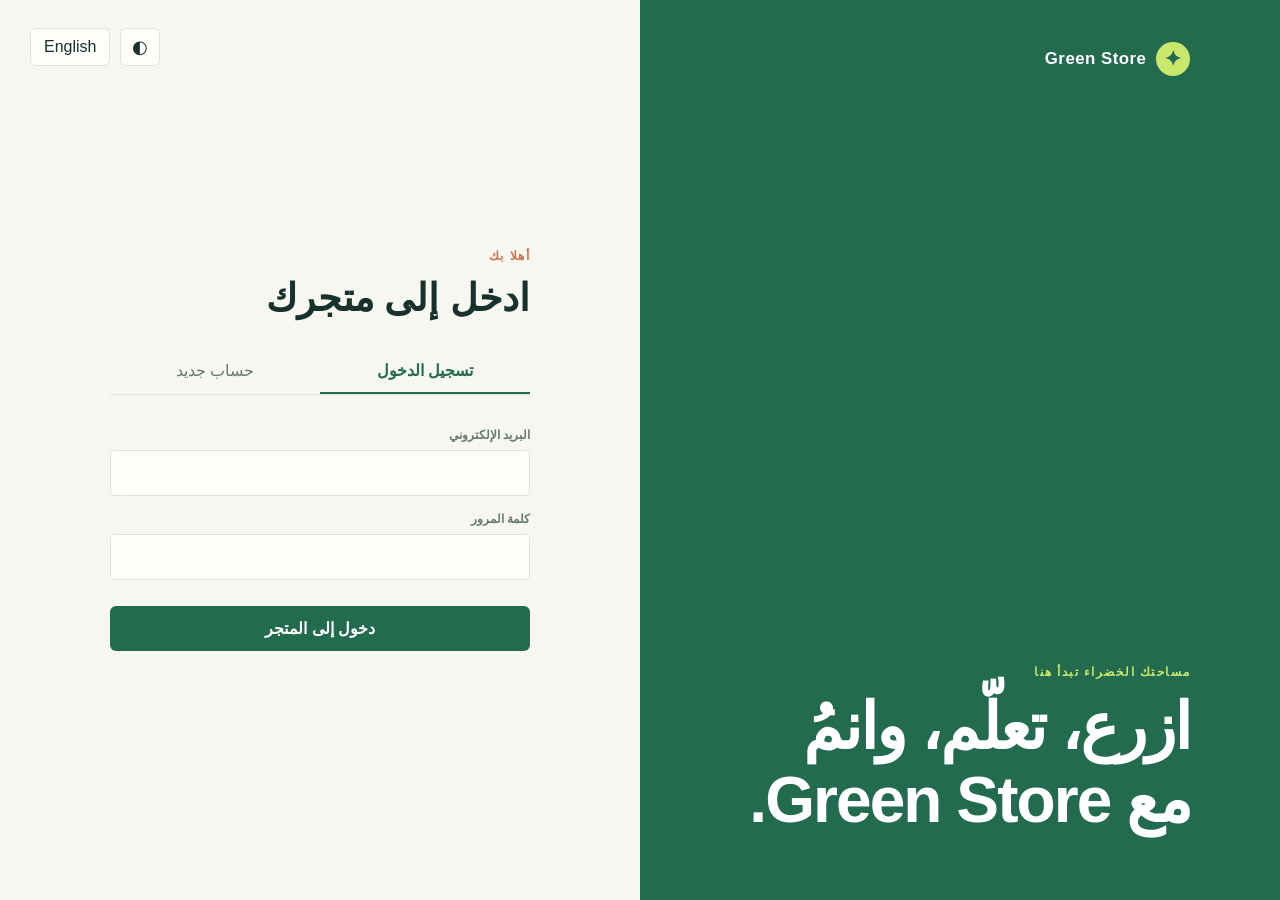
<file: index.html>
<!doctype html>
<html lang="ar" dir="rtl">
  <head>
    <meta charset="utf-8">
    <meta name="viewport" content="width=device-width,initial-scale=1">
    <title>Green Store</title>
    <link rel="stylesheet" href="css/style.css">
  </head>
  <body data-page="root">
    <main class="loading-screen">
      <span class="brand-mark">
        ✦</span>
      <p data-ar="جاري فتح Green Store" data-en="Opening Green Store">
          جاري فتح Green Store</p>
    </main>
    <script src="js/script.js">
      
    </script></body></html>
</file>
<file: css/style.css>
:root{--ink:#18312b;--muted:#687873;--paper:#f6f7f1;--surface:#fffefa;--line:#dce5db;--green:#236b4f;--lime:#c9e86b;--clay:#d76d43;--shadow:0 18px 45px rgba(31,63,49,.09);--radius:10px} :root[data-theme=dark]{--ink:#e9f2e5;--muted:#9eafa4;--paper:#16221d;--surface:#203029;--line:#35493e;--green:#83c59d;--lime:#d3ee76;--clay:#ef956c;--shadow:0 18px 45px rgba(0,0,0,.2)}*{box-sizing:border-box}html{scroll-behavior:smooth}body{margin:0;background:var(--paper);color:var(--ink);font-family:'Cairo','DM Sans',sans-serif;transition:background .25s,color .25s}a{color:inherit;text-decoration:none}button,input,textarea,select{font:inherit}button,a{-webkit-tap-highlight-color:transparent}.section-shell,.nav-shell{width:min(1160px,calc(100% - 48px));margin:auto}.site-header{border-bottom:1px solid var(--line);background:color-mix(in srgb,var(--paper) 88%,transparent);position:sticky;top:0;z-index:10;backdrop-filter:blur(14px)}.nav-shell{min-height:76px;display:flex;align-items:center;justify-content:space-between;gap:20px}.brand{display:flex;align-items:center;gap:10px;font-family:'DM Sans',sans-serif;font-weight:700;font-size:1.05rem;letter-spacing:.03em}.brand-mark{display:grid;place-items:center;width:34px;height:34px;background:var(--lime);color:var(--green);border-radius:50%;font-size:1.3rem}.nav-actions{display:flex;align-items:center;gap:12px}.language-button,.icon-button{border:1px solid var(--line);background:var(--surface);color:var(--ink);min-height:38px;padding:0 13px;cursor:pointer;border-radius:6px}.icon-button{width:40px;padding:0;font-size:1.1rem}.nav-link{color:var(--green);font-size:.85rem;font-weight:700}.logout-button{border:0;background:transparent;color:var(--clay);cursor:pointer;font-weight:700}.user-chip{display:flex;align-items:center;gap:7px;color:var(--muted);font-size:.78rem}.user-chip b{color:var(--green);font-size:.65rem}.avatar{width:28px;height:28px;border-radius:50%;display:grid;place-items:center;background:var(--lime);color:var(--green);font-weight:800}.eyebrow{color:var(--clay);font-size:.75rem;font-weight:800;text-transform:uppercase;letter-spacing:.12em;margin:0 0 12px}h1,h2,h3,p{margin-top:0}h1{max-width:720px;font-size:clamp(2.5rem,5vw,5rem);line-height:1.13;letter-spacing:-.03em;margin-bottom:22px}h2{font-size:clamp(1.7rem,3vw,2.6rem);line-height:1.2;margin:0}.hero-text{max-width:560px;color:var(--muted);line-height:2;font-size:1.03rem;margin-bottom:30px}.primary-button{display:inline-flex;align-items:center;justify-content:center;gap:13px;background:var(--green);color:#fff;border:0;border-radius:6px;padding:13px 20px;font-weight:700;cursor:pointer;transition:transform .2s,background .2s}.primary-button:hover{transform:translateY(-2px);background:var(--clay)}.compact-button{padding:9px 14px;font-size:.8rem}.dashboard-hero{min-height:470px;display:flex;align-items:center;justify-content:space-between;gap:50px}.dashboard-stat{width:220px;height:220px;border-radius:50%;background:var(--lime);color:var(--green);display:grid;place-content:center;text-align:center;flex-shrink:0}.dashboard-stat strong{font:700 4rem 'DM Sans',sans-serif}.dashboard-stat span{font-size:.8rem;font-weight:700}.content-section,.marketplace-section{padding:70px 0 100px}.section-heading{display:flex;justify-content:space-between;align-items:end;gap:20px;margin-bottom:30px}.product-grid,.marketplace-grid,.tips-grid{display:grid;grid-template-columns:repeat(3,1fr);gap:18px}.product-card,.tip-card{background:var(--surface);border:1px solid var(--line);border-radius:var(--radius);overflow:hidden;box-shadow:var(--shadow)}.product-image{height:230px;background-color:#dceabf;background-image:var(--image);background-size:cover;background-position:center;position:relative}.category-tag{position:absolute;top:15px;inset-inline-start:15px;background:var(--lime);color:var(--green);border-radius:4px;padding:5px 9px;font-size:.7rem;font-weight:800}.product-body{padding:21px}.product-body h3,.tip-card h3{font-size:1.2rem;margin-bottom:8px}.product-description{color:var(--muted);font-size:.87rem;min-height:44px;line-height:1.8}.product-meta{display:flex;align-items:center;justify-content:space-between;border-top:1px solid var(--line);padding-top:15px;margin-top:17px}.product-meta strong{color:var(--green);font-family:'DM Sans',sans-serif}.product-meta small{font-family:'Cairo',sans-serif;font-size:.7rem}.stock{font-size:.72rem;color:var(--muted)}.owner-controls{display:flex;gap:15px;border-top:1px solid var(--line);padding-top:14px;margin-top:15px;font-size:.78rem;font-weight:700}.owner-controls a:first-child{color:var(--green)}.delete-link{color:#b84d3a;font-weight:700}.tips-band{background:var(--green);color:#fff;padding:80px 0}.tips-band .eyebrow{color:var(--lime)}.tip-card{color:var(--ink);padding:26px;min-height:210px;position:relative}.tip-category{color:var(--clay);font-size:.72rem;font-weight:800}.tip-card>p:last-child{color:var(--muted);line-height:1.9;font-size:.88rem}.empty-state{grid-column:1/-1;padding:35px;border:1px dashed var(--line);color:var(--muted);text-align:center;border-radius:var(--radius)}.notice{margin:25px auto 0;padding:13px 17px;border-inline-start:4px solid var(--green);background:color-mix(in srgb,var(--green) 12%,var(--surface));color:var(--green)}.owner-section,.profile-section{padding:65px 0}.admin-form{display:grid;grid-template-columns:repeat(3,1fr);gap:16px;background:var(--surface);border:1px solid var(--line);padding:22px;border-radius:var(--radius);margin-bottom:24px}.field{display:flex;flex-direction:column;gap:7px}.field-wide{grid-column:span 2}label{font-size:.75rem;font-weight:700;color:var(--muted)}input,textarea,select{width:100%;border:1px solid var(--line);border-radius:5px;background:var(--paper);color:var(--ink);padding:10px 11px;outline:none}input:focus,textarea:focus,select:focus{border-color:var(--green)}textarea{resize:vertical}.form-submit{align-self:end;min-height:44px}.profile-form{display:grid;grid-template-columns:1fr 1fr 1fr auto;gap:12px}.customer-callout{padding:90px 0}.seller-badge{color:var(--green);font-size:.72rem;font-weight:700;margin-bottom:15px}.seller-badge span:first-child{color:var(--clay)}.marketplace-hero{padding:85px 0 35px}.marketplace-hero h1{margin-bottom:15px}.marketplace-filters{display:flex;gap:16px;align-items:end;background:var(--surface);border:1px solid var(--line);padding:18px;border-radius:var(--radius);margin-bottom:28px}.marketplace-filters label{display:flex;flex-direction:column;gap:7px;flex:1;max-width:360px}.marketplace-card[hidden]{display:none}.auth-page{min-height:100vh}.auth-layout{min-height:100vh;display:grid;grid-template-columns:1fr 1fr}.auth-visual{background:var(--green);color:#fff;padding:42px clamp(30px,7vw,100px);display:flex;flex-direction:column;justify-content:space-between}.auth-visual .brand{color:#fff}.auth-visual .eyebrow{color:var(--lime)}.auth-visual h1{font-size:clamp(2.4rem,5vw,4.8rem)}.auth-panel{position:relative;display:grid;place-items:center;padding:70px 30px;background:var(--paper)}.auth-tools{position:absolute;top:28px;inset-inline-end:30px;display:flex;gap:10px}.auth-card{width:min(100%,420px)}.auth-card h2{margin-bottom:28px}.auth-tabs{display:flex;border-bottom:1px solid var(--line);margin-bottom:25px}.auth-tab{flex:1;border:0;background:none;color:var(--muted);padding:12px;cursor:pointer;border-bottom:2px solid transparent}.auth-tab.active{color:var(--green);border-bottom-color:var(--green);font-weight:700}.auth-form{display:none;flex-direction:column;gap:8px}.auth-form.active{display:flex}.auth-form label{margin-top:8px}.auth-form .primary-button{margin-top:18px}.auth-form input{min-height:46px;background:var(--surface)}:root[dir=ltr] body{font-family:'DM Sans','Cairo',sans-serif}:root[dir=ltr] .product-description,:root[dir=ltr] .tip-card>p:last-child{line-height:1.65}@media(max-width:760px){.section-shell,.nav-shell{width:min(100% - 30px,560px)}.nav-shell{min-height:65px}.user-chip{display:none}.dashboard-hero{min-height:auto;display:block;padding:65px 0 70px}.dashboard-stat{margin-top:35px;width:150px;height:150px}.dashboard-stat strong{font-size:3rem}.product-grid,.marketplace-grid,.tips-grid{grid-template-columns:1fr}.content-section,.marketplace-section{padding:55px 0 70px}.marketplace-hero{padding:55px 0 20px}.tips-band{padding:60px 0}.admin-form{grid-template-columns:1fr;padding:16px}.field-wide{grid-column:auto}.profile-form,.marketplace-filters{grid-template-columns:1fr;display:grid}.marketplace-filters label{max-width:none}.auth-layout{grid-template-columns:1fr}.auth-visual{min-height:300px;padding:28px 22px}.auth-visual h1{font-size:2.5rem}.auth-panel{min-height:570px;padding:70px 22px 35px}}
</file>
